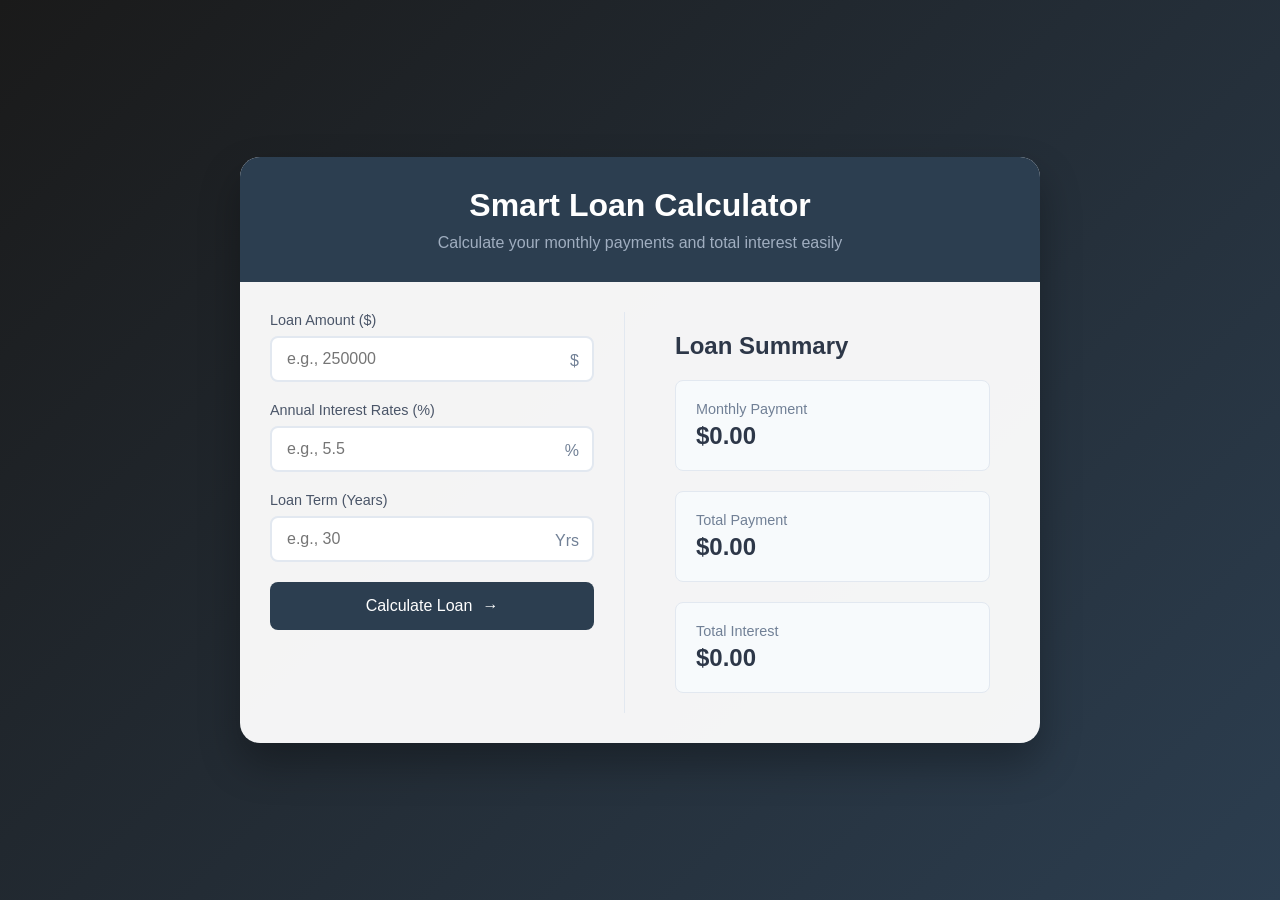
<file: Loan Calculator/index.html>
<!DOCTYPE html>
<html lang="en">
  <head>
    <meta charset="UTF-8" />
    <meta name="viewport" content="width=device-width, initial-scale=1.0" />
    <title>Smart Loans Calculator</title>
    <link rel="stylesheet" href="styles.css" />
  </head>
  <body>
    <div class="container">
      <div class="calculator">
        <div class="calculator-header">
          <h2>Smart Loan Calculator</h2>
          <p class="subtitle">
            Calculate your monthly payments and total interest easily
          </p>
        </div>

        <div class="calculator-body">
          <div class="input-section">
            <div class="input-group">
              <label for="amount">Loan Amount ($)</label>
              <input type="number" id="amount" placeholder="e.g., 250000" />
              <span class="input-icon">$</span>
            </div>
            <div class="input-group">
              <label for="interest">Annual Interest Rates (%)</label>
              <input
                type="number"
                id="interest"
                step="0.1"
                placeholder="e.g., 5.5"
              />
              <span class="input-icon">%</span>
            </div>
            <div class="input-group">
              <label for="years">Loan Term (Years)</label>
              <input type="number" id="years" placeholder="e.g., 30" />
              <span class="input-icon">Yrs</span>
            </div>
            <button id="calculateBtn">
              Calculate Loan <span class="button-icon">→</span>
            </button>
          </div>

          <div class="results" id="results">
            <h3>Loan Summary</h3>
            <div class="result-grid">
              <div class="result-item">
                <span class="result-label">Monthly Payment</span>
                <span class="result-value" id="monthly">$0.00</span>
              </div>
              <div class="result-item">
                <span class="result-label">Total Payment</span>
                <span class="result-value" id="total">$0.00</span>
              </div>
              <div class="result-item">
                <span class="result-label">Total Interest</span>
                <span class="result-value" id="totalInterest">$0.00</span>
              </div>
            </div>
          </div>
        </div>
      </div>
    </div>
    <script src="script.js"></script>
  </body>
</html>
</file>
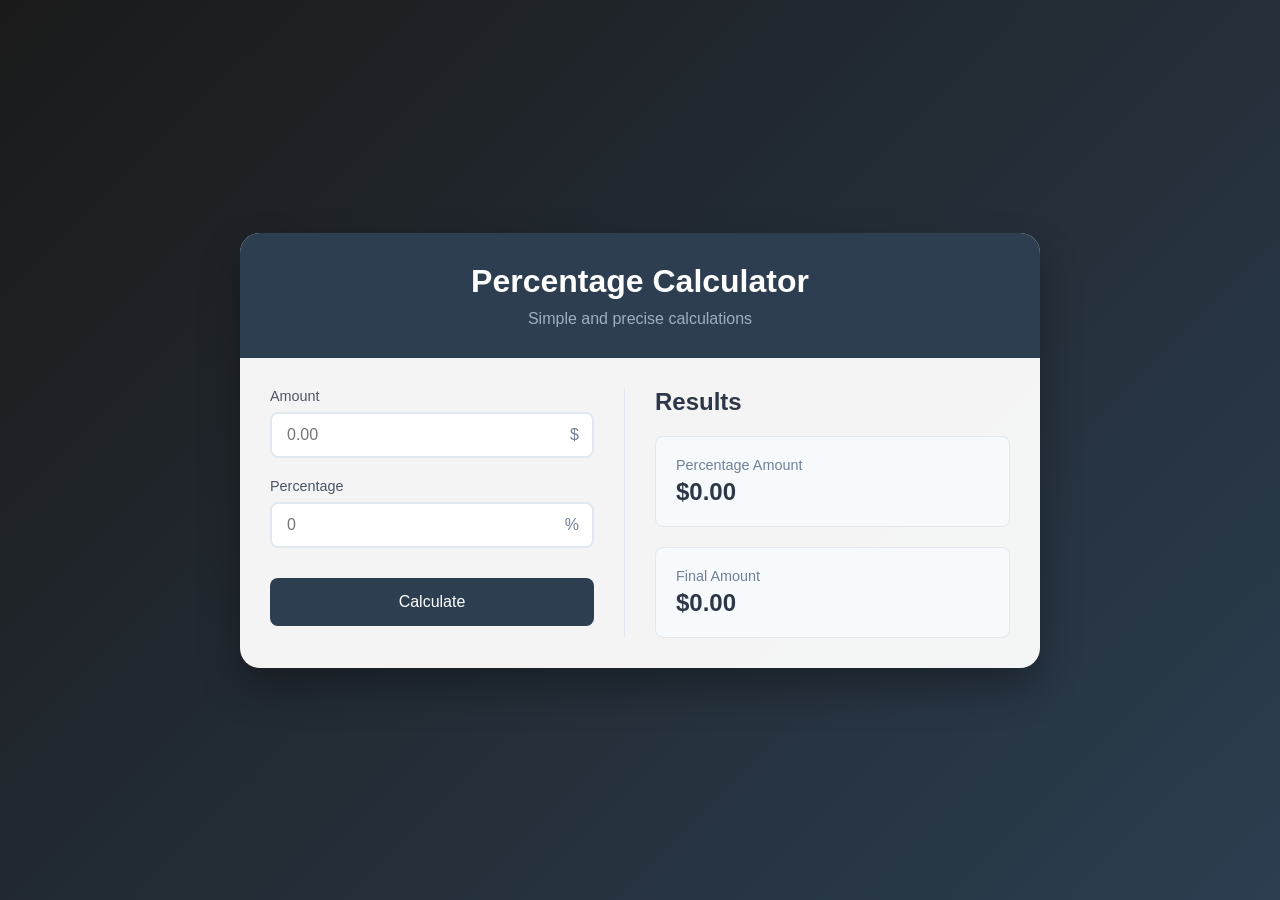
<file: percent calculator/index.html>
<!DOCTYPE html>
<html lang="en">
  <head>
    <meta charset="UTF-8" />
    <meta name="viewport" content="width=device-width, initial-scale=1.0" />
    <title>Percentage Calculator</title>
    <link rel="stylesheet" href="styles.css" />
  </head>
  <body>
    <div class="container">
      <div class="calculator">
        <div class="calculator-header">
          <h2>Percentage Calculator</h2>
          <p class="subtitle">Simple and precise calculations</p>
        </div>

        <div class="calculator-body">
          <div class="input-section">
            <div class="input-group">
              <label for="number">Amount</label>
              <div class="input-wrapper">
                <input type="number" id="number" placeholder="0.00" />
                <span class="input-icon">$</span>
              </div>
            </div>

            <div class="input-group">
              <label for="percent">Percentage</label>
              <div class="input-wrapper">
                <input type="number" id="percent" placeholder="0" />
                <span class="input-icon">%</span>
              </div>
            </div>

            <button id="calculateBtn">Calculate</button>
          </div>

          <div class="results">
            <h3>Results</h3>
            <div class="result-grid">
              <div class="result-item">
                <span class="result-label">Percentage Amount</span>
                <span class="result-value" id="percentageResult">$0.00</span>
              </div>
              <div class="result-item">
                <span class="result-label">Final Amount</span>
                <span class="result-value" id="finalResult">$0.00</span>
              </div>
            </div>
          </div>
        </div>
      </div>
    </div>
    <script src="script.js"></script>
  </body>
</html>
</file>
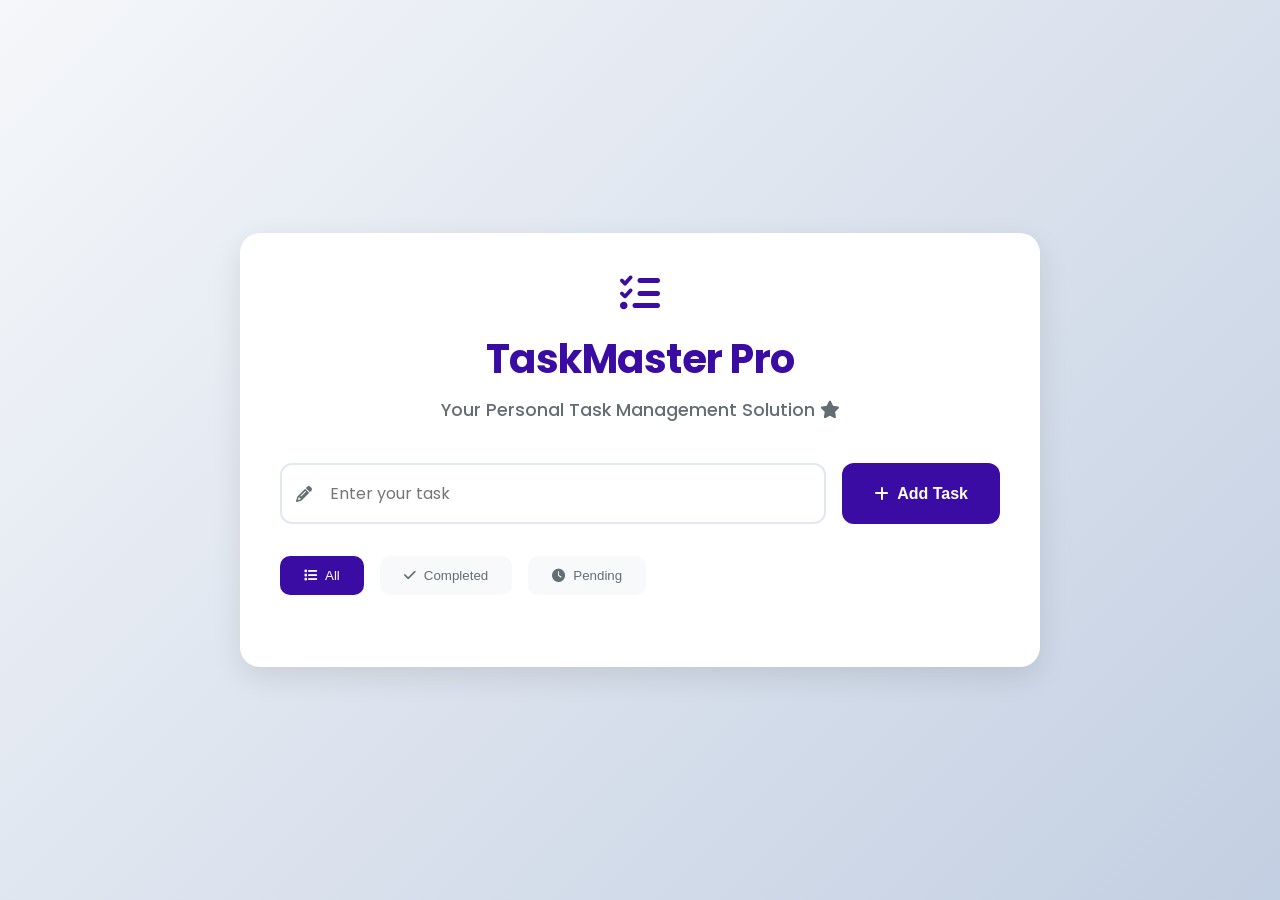
<file: TaskMaster/index.html>
<!DOCTYPE html>
<html lang="en">
  <head>
    <meta charset="UTF-8" />
    <meta name="viewport" content="width=device-width, initial-scale=1.0" />
    <title>TaskMaster Pro</title>
    <link
      rel="stylesheet"
      href="https://cdnjs.cloudflare.com/ajax/libs/font-awesome/6.5.1/css/all.min.css"
    />
    <link
      href="https://fonts.googleapis.com/css2?family=Poppins:wght@400;500;600;700&display=swap"
      rel="stylesheet"
    />
    <link rel="stylesheet" href="styles.css" />
  </head>
  <body>
    <div class="container">
      <div class="header">
        <i class="fas fa-tasks task-icon"></i>
        <h1>TaskMaster Pro</h1>
        <p class="subtitle">
          Your Personal Task Management Solution <i class="fas fa-star"></i>
        </p>
      </div>

      <div class="input-section">
        <div class="input-wrapper">
          <i class="fas fa-pencil input-icon"></i>
          <input type="text" id="todoInput" placeholder="Enter your task" />
        </div>
        <button onclick="addTodo()" class="add-btn">
          <i class="fas fa-plus"></i>
          <span>Add Task</span>
        </button>
      </div>

      <div class="filters">
        <button class="filter-btn active" data-filter="all">
          <i class="fas fa-list"></i> All
        </button>
        <button class="filter-btn" data-filter="completed">
          <i class="fas fa-check"></i> Completed
        </button>
        <button class="filter-btn" data-filter="pending">
          <i class="fas fa-clock"></i> Pending
        </button>
      </div>

      <ul id="todoList"></ul>
    </div>
    <script src="script.js"></script>
  </body>
</html>
</file>
<file: Loan Calculator/styles.css>
* {
  margin: 0;
  padding: 0;
  box-sizing: border-box;
  font-family: "Inter", sans-serif;
}

.container {
  min-height: 100vh;
  background: linear-gradient(135deg, #1a1a1a, #2c3e50);
  display: flex;
  justify-content: center;
  align-items: center;
  padding: 20px;
}

.calculator {
  background: rgba(255, 255, 255, 0.95);
  border-radius: 20px;
  box-shadow: 0 20px 40px rgba(0, 0, 0, 0.3);
  width: 100%;
  max-width: 800px;
  overflow: hidden;
}

.calculator-header {
  background: #2c3e50;
  padding: 30px;
  text-align: center;
  color: white;
}

.calculator-header h2 {
  font-size: 2rem;
  margin-bottom: 10px;
}

.subtitle {
  color: #a0aec0;
  font-size: 1rem;
}

.calculator-body {
  padding: 30px;
  display: grid;
  grid-template-columns: 1fr 1fr;
  gap: 30px;
}

.input-section {
  padding-right: 30px;
  border-right: 1px solid #e2e8f0;
}

.input-group {
  margin-bottom: 20px;
  position: relative;
}

.input-group label {
  display: block;
  color: #4a5568;
  margin-bottom: 8px;
  font-size: 0.9rem;
  font-weight: 500;
}

.input-group input {
  width: 100%;
  padding: 12px 35px 12px 15px;
  border: 2px solid #e2e8f0;
  border-radius: 8px;
  font-size: 1rem;
  transition: all 0.3s ease;
}

.input-group input:focus {
  outline: none;
  border-color: #2c3e50;
  box-shadow: 0 0 0 3px rgba(44, 62, 80, 0.1);
}

.input-icon {
  position: absolute;
  right: 15px;
  top: 40px;
  color: #718096;
}

button {
  width: 100%;
  padding: 15px;
  background: #2c3e50;
  color: white;
  border: none;
  border-radius: 8px;
  font-size: 1rem;
  cursor: pointer;
  transition: all 0.3s ease;
  display: flex;
  align-items: center;
  justify-content: center;
  gap: 10px;
}

button:hover {
  background: #1a252f;
  transform: translateY(-2px);
}

.results {
  padding: 20px;
}

.results h3 {
  color: #2d3748;
  margin-bottom: 20px;
  font-size: 1.5rem;
}

.result-grid {
  display: grid;
  gap: 20px;
}

.result-item {
  background: #f7fafc;
  padding: 20px;
  border-radius: 8px;
  border: 1px solid #e2e8f0;
}

.result-label {
  display: block;
  color: #718096;
  font-size: 0.9rem;
  margin-bottom: 5px;
}

.result-value {
  display: block;
  color: #2d3748;
  font-size: 1.5rem;
  font-weight: bold;
}

@media (max-width: 768px) {
  .calculator-body {
    grid-template-columns: 1fr;
  }

  .input-section {
    padding-right: 0;
    border-right: none;
    border-bottom: 1px solid #e2e8f0;
    padding-bottom: 30px;
  }
}
</file>
<file: percent calculator/styles.css>
* {
  margin: 0;
  padding: 0;
  box-sizing: border-box;
  font-family: "Inter", sans-serif;
}

.container {
  min-height: 100vh;
  background: linear-gradient(135deg, #1a1a1a, #2c3e50);
  display: flex;
  justify-content: center;
  align-items: center;
  padding: 20px;
}

.calculator {
  background: rgba(255, 255, 255, 0.95);
  border-radius: 20px;
  box-shadow: 0 20px 40px rgba(0, 0, 0, 0.3);
  width: 100%;
  max-width: 800px;
  overflow: hidden;
}

.calculator-header {
  background: #2c3e50;
  padding: 30px;
  text-align: center;
  color: white;
}

.calculator-header h2 {
  font-size: 2rem;
  margin-bottom: 10px;
}

.subtitle {
  color: #a0aec0;
  font-size: 1rem;
}

.calculator-body {
  padding: 30px;
  display: grid;
  grid-template-columns: 1fr 1fr;
  gap: 30px;
}

.input-section {
  padding-right: 30px;
  border-right: 1px solid #e2e8f0;
}

.input-group {
  margin-bottom: 20px;
}

.input-group label {
  display: block;
  color: #4a5568;
  margin-bottom: 8px;
  font-size: 0.9rem;
  font-weight: 500;
}

.input-wrapper {
  position: relative;
}

.input-wrapper input {
  width: 100%;
  padding: 12px 35px 12px 15px;
  border: 2px solid #e2e8f0;
  border-radius: 8px;
  font-size: 1rem;
  color: #2d3748;
  transition: all 0.3s ease;
}

.input-wrapper input:focus {
  outline: none;
  border-color: #2c3e50;
  box-shadow: 0 0 0 3px rgba(44, 62, 80, 0.1);
}

.input-icon {
  position: absolute;
  right: 15px;
  top: 50%;
  transform: translateY(-50%);
  color: #718096;
}

#calculateBtn {
  width: 100%;
  padding: 15px;
  background: #2c3e50;
  color: white;
  border: none;
  border-radius: 8px;
  font-size: 1rem;
  cursor: pointer;
  transition: all 0.3s ease;
  margin-top: 10px;
}

#calculateBtn:hover {
  background: #1a252f;
  transform: translateY(-2px);
}

.results h3 {
  color: #2d3748;
  margin-bottom: 20px;
  font-size: 1.5rem;
}

.result-grid {
  display: grid;
  gap: 20px;
}

.result-item {
  background: #f7fafc;
  padding: 20px;
  border-radius: 8px;
  border: 1px solid #e2e8f0;
}

.result-label {
  display: block;
  color: #718096;
  font-size: 0.9rem;
  margin-bottom: 5px;
}

.result-value {
  display: block;
  color: #2d3748;
  font-size: 1.5rem;
  font-weight: bold;
}

@media (max-width: 768px) {
  .calculator-body {
    grid-template-columns: 1fr;
  }

  .input-section {
    padding-right: 0;
    border-right: none;
    border-bottom: 1px solid #e2e8f0;
    padding-bottom: 30px;
  }
}
</file>
<file: TaskMaster/styles.css>
:root {
  --primary-color: #3a0ca3;
  --primary-light: #4361ee;
  --primary-dark: #2f0582;
  --accent-color: #f72585;
  --bg-color: #f8f9fa;
  --card-bg: #ffffff;
  --text-primary: #2d3436;
  --text-secondary: #636e72;
}

* {
  margin: 0;
  padding: 0;
  box-sizing: border-box;
}

body {
  font-family: "Poppins", sans-serif;
  background-color: var(--bg-color);
  background-image: linear-gradient(135deg, #f5f7fa 0%, #c3cfe2 100%);
  min-height: 100vh;
  display: flex;
  justify-content: center;
  align-items: center;
  padding: 2rem;
}

.container {
  width: 90%;
  max-width: 800px;
  background-color: var(--card-bg);
  border-radius: 20px;
  padding: 2.5rem;
  box-shadow: 0 10px 30px rgba(0, 0, 0, 0.1);
}

.header {
  text-align: center;
  margin-bottom: 2.5rem;
}

.task-icon {
  font-size: 2.5rem;
  color: var(--primary-color);
  margin-bottom: 1rem;
}

h1 {
  color: var(--primary-color);
  font-size: 2.5rem;
  font-weight: 700;
  margin-bottom: 0.5rem;
  letter-spacing: -0.5px;
}

.subtitle {
  color: var(--text-secondary);
  font-size: 1.1rem;
  font-weight: 500;
}

.input-section {
  display: flex;
  gap: 1rem;
  margin-bottom: 2rem;
}

.input-wrapper {
  flex: 1;
  position: relative;
}

.input-icon {
  position: absolute;
  left: 1rem;
  top: 50%;
  transform: translateY(-50%);
  color: var(--text-secondary);
}

input {
  width: 100%;
  padding: 1rem 1rem 1rem 3rem;
  border: 2px solid #e2e8f0;
  border-radius: 12px;
  font-size: 1rem;
  font-family: inherit;
  transition: all 0.3s ease;
}

input:focus {
  outline: none;
  border-color: var(--primary-light);
  box-shadow: 0 0 0 4px rgba(67, 97, 238, 0.1);
}

.add-btn {
  display: flex;
  align-items: center;
  gap: 0.5rem;
  padding: 1rem 2rem;
  background-color: var(--primary-color);
  color: white;
  border: none;
  border-radius: 12px;
  cursor: pointer;
  font-size: 1rem;
  font-weight: 600;
  transition: all 0.3s ease;
}

.add-btn:hover {
  background-color: var(--primary-dark);
  transform: translateY(-2px);
}

.filters {
  display: flex;
  gap: 1rem;
  margin-bottom: 2rem;
}

.filter-btn {
  padding: 0.75rem 1.5rem;
  border: none;
  border-radius: 10px;
  background-color: #f8f9fa;
  color: var(--text-secondary);
  font-weight: 500;
  cursor: pointer;
  transition: all 0.3s ease;
  display: flex;
  align-items: center;
  gap: 0.5rem;
}

.filter-btn.active {
  background-color: var(--primary-color);
  color: white;
}

.filter-btn:hover:not(.active) {
  background-color: #e9ecef;
}

ul {
  list-style: none;
  display: flex;
  flex-direction: column;
  gap: 1rem;
}

li {
  background-color: #f8f9fa;
  border-radius: 16px;
  padding: 1.5rem;
  display: flex;
  justify-content: space-between;
  align-items: center;
  transition: all 0.3s ease;
}

li:hover {
  transform: translateX(5px);
  box-shadow: 0 4px 12px rgba(0, 0, 0, 0.05);
}

.todo-content {
  flex: 1;
}

.todo-text {
  font-size: 1.1rem;
  color: var(--text-primary);
}

.todo-actions {
  display: flex;
  gap: 0.75rem;
}

.action-btn {
  padding: 0.5rem;
  border: none;
  border-radius: 8px;
  cursor: pointer;
  transition: all 0.3s ease;
  display: flex;
  align-items: center;
  justify-content: center;
  width: 40px;
  height: 40px;
  color: white;
}

.complete-btn {
  background-color: #10b981;
}

.delete-btn {
  background-color: #ef4444;
}

.action-btn:hover {
  transform: translateY(-2px);
  filter: brightness(110%);
}

li.completed {
  background-color: #f1f5f9;
  opacity: 0.8;
}

li.completed .todo-text {
  text-decoration: line-through;
  color: #94a3b8;
}

@media (max-width: 768px) {
  .container {
    padding: 1.5rem;
  }

  .input-section {
    flex-direction: column;
  }

  .add-btn {
    width: 100%;
    justify-content: center;
  }

  .filters {
    flex-wrap: wrap;
  }

  .filter-btn {
    flex: 1;
    justify-content: center;
  }
}
</file>
